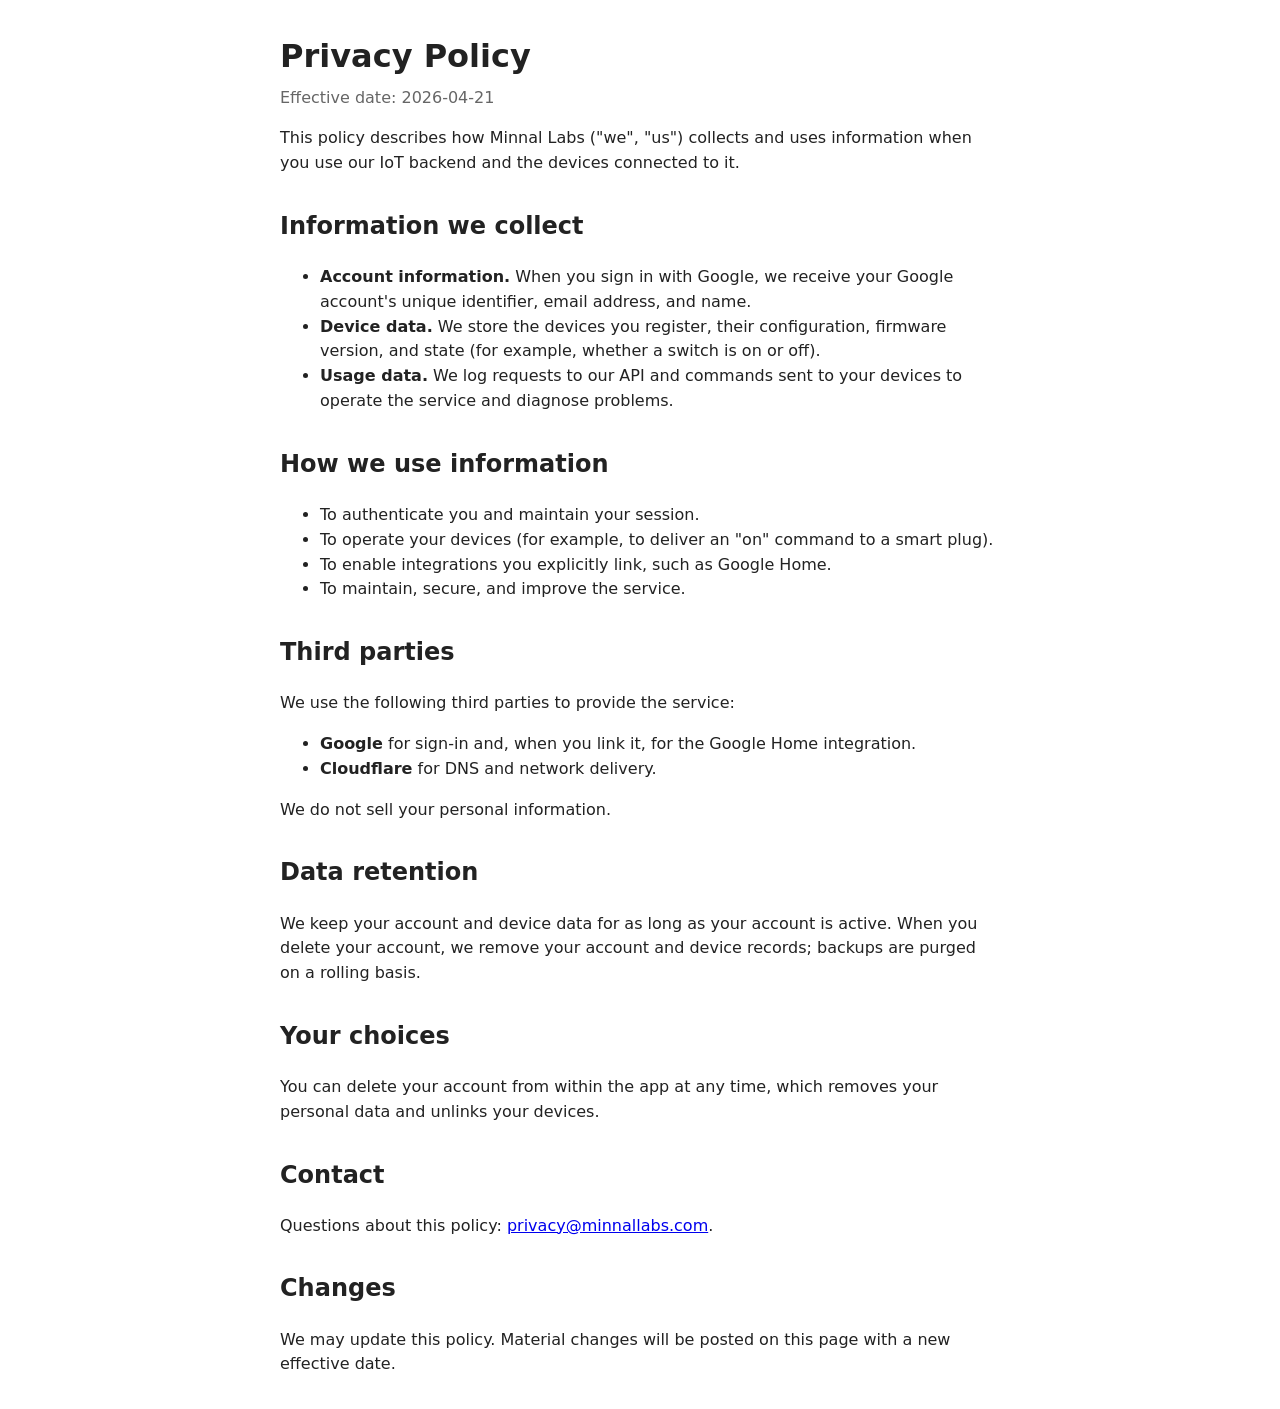
<file: web/privacy-policy.html>
<!DOCTYPE html>
<html lang="en">
<head>
<meta charset="utf-8">
<meta name="viewport" content="width=device-width,initial-scale=1">
<title>Privacy Policy — Minnal Labs</title>
<style>
body { font-family: system-ui, sans-serif; max-width: 720px; margin: 2rem auto; padding: 0 1rem; color: #222; line-height: 1.55; }
h1 { margin-bottom: 0.25rem; }
.effective { color: #666; margin-top: 0; }
h2 { margin-top: 2rem; }
</style>
</head>
<body>
<h1>Privacy Policy</h1>
<p class="effective">Effective date: 2026-04-21</p>

<p>This policy describes how Minnal Labs ("we", "us") collects and uses information when you use our IoT backend and the devices connected to it.</p>

<h2>Information we collect</h2>
<ul>
  <li><strong>Account information.</strong> When you sign in with Google, we receive your Google account's unique identifier, email address, and name.</li>
  <li><strong>Device data.</strong> We store the devices you register, their configuration, firmware version, and state (for example, whether a switch is on or off).</li>
  <li><strong>Usage data.</strong> We log requests to our API and commands sent to your devices to operate the service and diagnose problems.</li>
</ul>

<h2>How we use information</h2>
<ul>
  <li>To authenticate you and maintain your session.</li>
  <li>To operate your devices (for example, to deliver an "on" command to a smart plug).</li>
  <li>To enable integrations you explicitly link, such as Google Home.</li>
  <li>To maintain, secure, and improve the service.</li>
</ul>

<h2>Third parties</h2>
<p>We use the following third parties to provide the service:</p>
<ul>
  <li><strong>Google</strong> for sign-in and, when you link it, for the Google Home integration.</li>
  <li><strong>Cloudflare</strong> for DNS and network delivery.</li>
</ul>
<p>We do not sell your personal information.</p>

<h2>Data retention</h2>
<p>We keep your account and device data for as long as your account is active. When you delete your account, we remove your account and device records; backups are purged on a rolling basis.</p>

<h2>Your choices</h2>
<p>You can delete your account from within the app at any time, which removes your personal data and unlinks your devices.</p>

<h2>Contact</h2>
<p>Questions about this policy: <a href="mailto:privacy@minnallabs.com">privacy@minnallabs.com</a>.</p>

<h2>Changes</h2>
<p>We may update this policy. Material changes will be posted on this page with a new effective date.</p>
</body>
</html>
</file>
